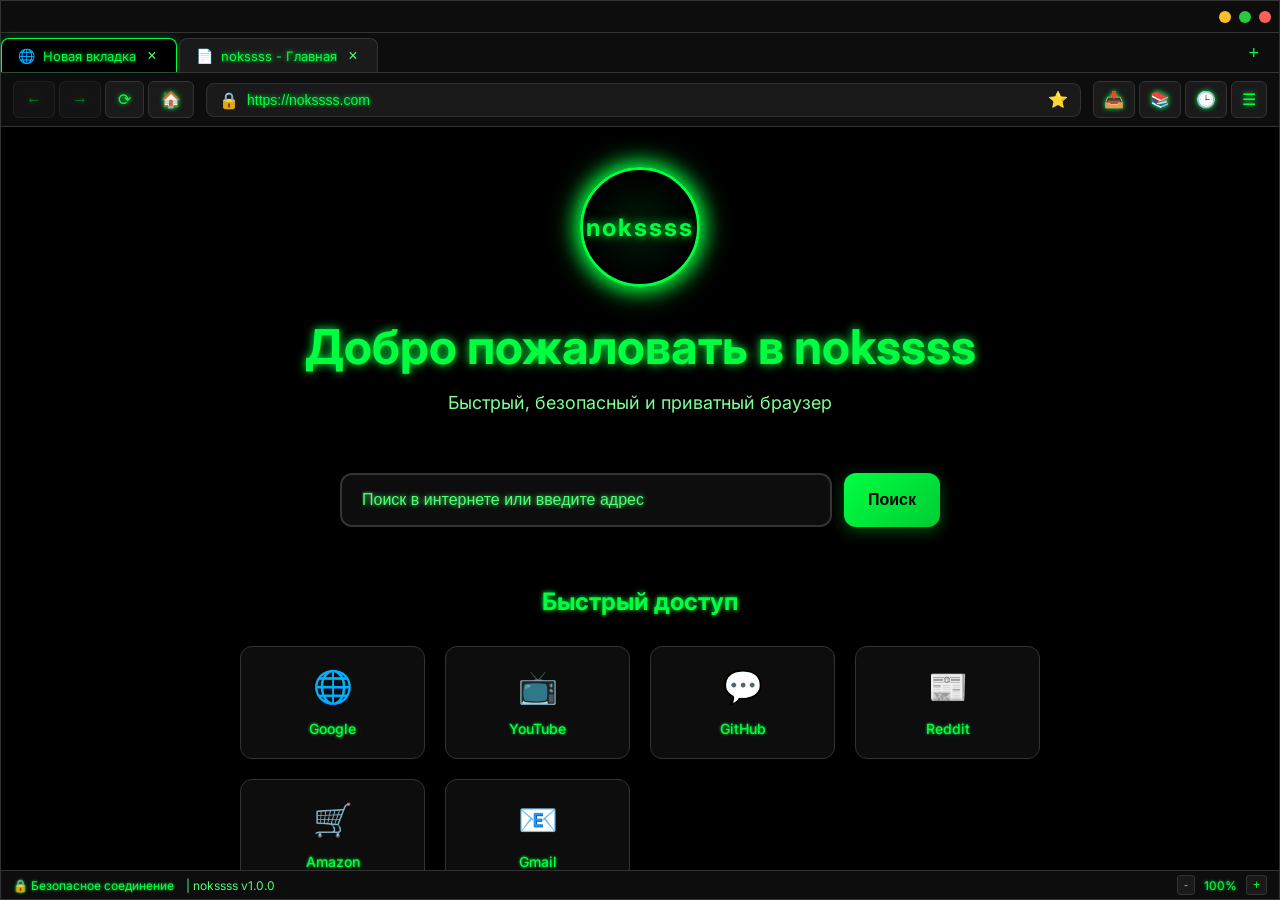
<file: index.html>
<!DOCTYPE html>
<html lang="ru">
<head>
    <meta charset="UTF-8">
    <meta name="viewport" content="width=device-width, initial-scale=1.0">
    <title>nokssss Browser</title>
    <link rel="icon" type="image/svg+xml" href="favicon.svg">
    <link rel="stylesheet" href="styles.css">
    <link rel="preconnect" href="https://fonts.googleapis.com">
    <link rel="preconnect" href="https://fonts.gstatic.com" crossorigin>
    <link href="https://fonts.googleapis.com/css2?family=Inter:wght@300;400;500;600;700&display=swap" rel="stylesheet">
</head>
<body>
    <div class="browser-window">
        <!-- Заголовочная панель -->
        <div class="title-bar">
            <div class="window-controls">
                <button class="control-btn minimize"></button>
                <button class="control-btn maximize"></button>
                <button class="control-btn close"></button>
            </div>
        </div>

        <!-- Панель вкладок -->
        <div class="tab-bar">
            <div class="tabs-container">
                <div class="tab active">
                    <span class="tab-icon">🌐</span>
                    <span class="tab-title">Новая вкладка</span>
                    <button class="tab-close">×</button>
                </div>
                <div class="tab">
                    <span class="tab-icon">📄</span>
                    <span class="tab-title">nokssss - Главная</span>
                    <button class="tab-close">×</button>
                </div>
            </div>
            <button class="new-tab-btn">+</button>
        </div>

        <!-- Панель навигации -->
        <div class="navigation-bar">
            <div class="nav-buttons">
                <button class="nav-btn back" title="Назад">←</button>
                <button class="nav-btn forward" title="Вперед">→</button>
                <button class="nav-btn refresh" title="Обновить">⟳</button>
                <button class="nav-btn home" title="Домой">🏠</button>
            </div>
            
            <div class="address-bar-container">
                <div class="security-indicator">🔒</div>
                <input type="text" class="address-bar" placeholder="Поиск или адрес" value="https://nokssss.com">
                <button class="bookmark-btn">⭐</button>
            </div>

            <div class="browser-controls">
                <button class="control-btn downloads" title="Загрузки">📥</button>
                <button class="control-btn bookmarks" title="Закладки">📚</button>
                <button class="control-btn history" title="История">🕒</button>
                <button class="control-btn menu" title="Меню">☰</button>
            </div>
        </div>

        <!-- Основная область контента -->
        <div class="content-area">
            <div class="start-page">
                <div class="logo-container">
                    <div class="browser-logo">
                        <div class="logo-circle">
                            <span class="logo-text">nokssss</span>
                        </div>
                    </div>
                    <h1 class="welcome-title">Добро пожаловать в nokssss</h1>
                    <p class="welcome-subtitle">Быстрый, безопасный и приватный браузер</p>
                </div>

                <div class="search-container">
                    <input type="text" class="main-search" placeholder="Поиск в интернете или введите адрес">
                    <button class="search-btn">Поиск</button>
                </div>

                <div class="quick-access">
                    <h3>Быстрый доступ</h3>
                    <div class="shortcuts-grid">
                        <div class="shortcut-card">
                            <div class="shortcut-icon">🌐</div>
                            <span>Google</span>
                        </div>
                        <div class="shortcut-card">
                            <div class="shortcut-icon">📺</div>
                            <span>YouTube</span>
                        </div>
                        <div class="shortcut-card">
                            <div class="shortcut-icon">💬</div>
                            <span>GitHub</span>
                        </div>
                        <div class="shortcut-card">
                            <div class="shortcut-icon">📰</div>
                            <span>Reddit</span>
                        </div>
                        <div class="shortcut-card">
                            <div class="shortcut-icon">🛒</div>
                            <span>Amazon</span>
                        </div>
                        <div class="shortcut-card">
                            <div class="shortcut-icon">📧</div>
                            <span>Gmail</span>
                        </div>
                    </div>
                </div>

                <div class="features-section">
                    <div class="feature-card">
                        <h4>🔒 Приватность</h4>
                        <p>Защита ваших данных и приватности в интернете</p>
                    </div>
                    <div class="feature-card">
                        <h4>⚡ Скорость</h4>
                        <p>Быстрая загрузка страниц и отзывчивый интерфейс</p>
                    </div>
                    <div class="feature-card">
                        <h4>🛡️ Безопасность</h4>
                        <p>Продвинутая защита от вредоносного ПО</p>
                    </div>
                </div>
            </div>
        </div>

        <!-- Статус бар -->
        <div class="status-bar">
            <div class="status-info">
                <span class="connection-status">🔒 Безопасное соединение</span>
                <span class="page-info">| nokssss v1.0.0</span>
            </div>
            <div class="zoom-controls">
                <button class="zoom-btn">-</button>
                <span class="zoom-level">100%</span>
                <button class="zoom-btn">+</button>
            </div>
        </div>
    </div>

    <script src="script.js"></script>
</body>
</html>
</file>
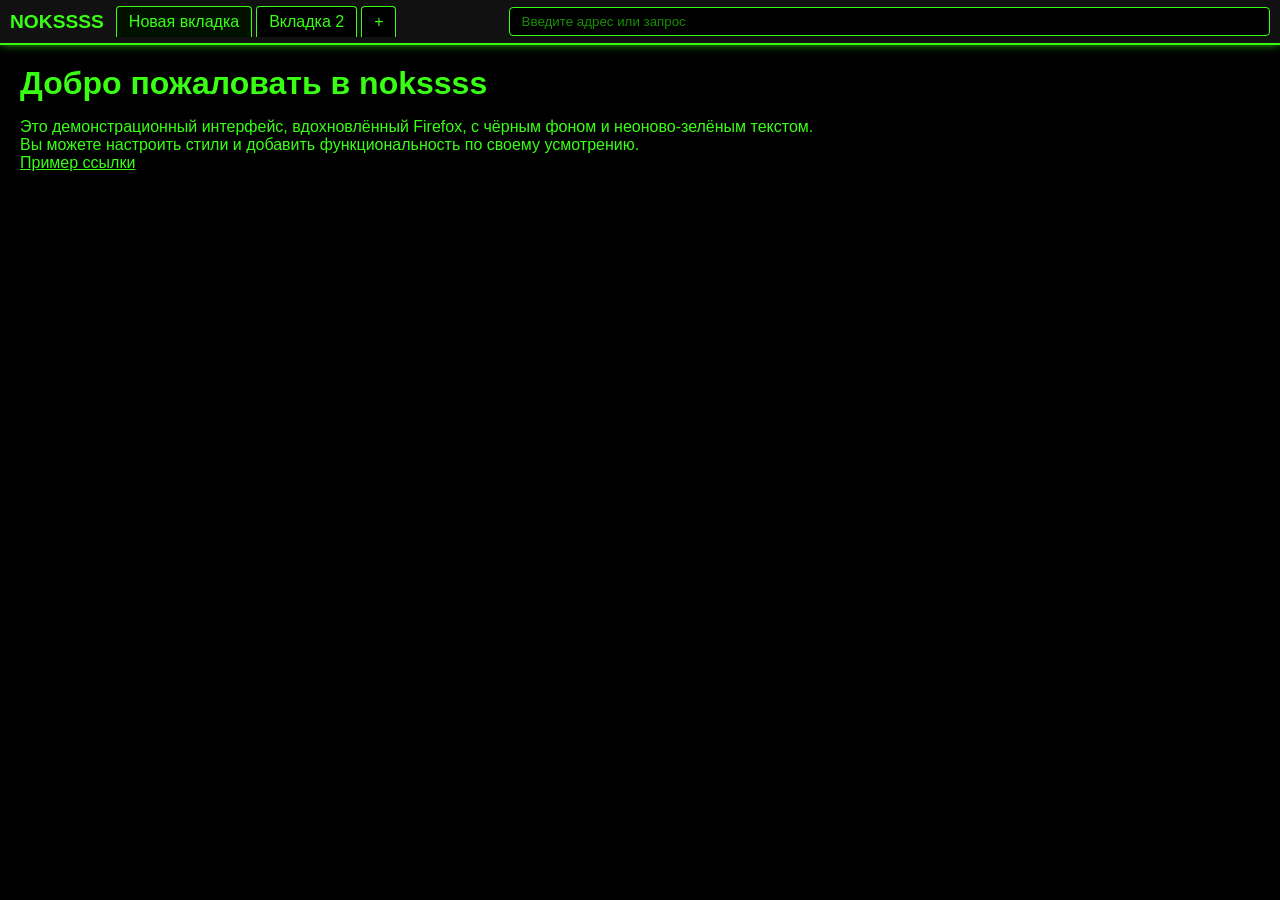
<file: nokssss.html>
<!DOCTYPE html>
<html lang="ru">
<head>
    <meta charset="UTF-8">
    <meta name="viewport" content="width=device-width, initial-scale=1.0">
    <title>nokssss</title>
    <style>
        /* Reset */
        * { margin: 0; padding: 0; box-sizing: border-box; }

        /* Base */
        body {
            font-family: "Segoe UI", Tahoma, Geneva, Verdana, sans-serif;
            background: #000; /* Black background */
            color: #39ff14;  /* Neon green text */
            display: flex;
            flex-direction: column;
            height: 100vh;
        }

        /* Top bar similar to Firefox */
        .top-bar {
            background: #111;
            padding: 6px 10px;
            display: flex;
            align-items: center;
            gap: 12px;
            box-shadow: 0 0 10px #39ff14;
        }

        .logo {
            font-weight: 700;
            font-size: 1.2rem;
            text-transform: uppercase;
            color: #39ff14;
            user-select: none;
        }

        /* Tabs container */
        .tabs {
            display: flex;
            flex: 1;
        }

        .tab {
            padding: 6px 12px;
            margin-right: 4px;
            background: #000;
            border: 1px solid #39ff14;
            border-bottom: none;
            border-radius: 4px 4px 0 0;
            cursor: pointer;
            transition: background 0.2s;
        }

        .tab.active, .tab:hover {
            background: #001100;
        }

        /* Address bar */
        .address-bar {
            flex: 2;
            position: relative;
        }

        .address-input {
            width: 100%;
            padding: 6px 12px;
            background: #000;
            border: 1px solid #39ff14;
            border-radius: 4px;
            outline: none;
            color: #39ff14;
        }

        .address-input::placeholder {
            color: #158f00;
        }

        /* Content area */
        .content {
            flex: 1;
            border-top: 2px solid #39ff14;
            padding: 20px;
            overflow-y: auto;
        }

        h1 {
            margin-bottom: 1rem;
        }

        a {
            color: #39ff14;
        }
    </style>
</head>
<body>
    <div class="top-bar">
        <div class="logo">nokssss</div>
        <div class="tabs">
            <div class="tab active">Новая вкладка</div>
            <div class="tab">Вкладка 2</div>
            <div class="tab">+</div>
        </div>
        <div class="address-bar">
            <input class="address-input" type="text" placeholder="Введите адрес или запрос" />
        </div>
    </div>

    <div class="content">
        <h1>Добро пожаловать в nokssss</h1>
        <p>Это демонстрационный интерфейс, вдохновлённый Firefox, с чёрным фоном и неоново-зелёным текстом.</p>
        <p>Вы можете настроить стили и добавить функциональность по своему усмотрению.</p>
        <p><a href="#">Пример ссылки</a></p>
    </div>
</body>
</html>
</file>
<file: styles.css>
/* Общие стили */
* {
    margin: 0;
    padding: 0;
    box-sizing: border-box;
}

:root {
    --bg-primary: #000000;
    --bg-secondary: #0d0d0d;
    --bg-tertiary: #1a1a1a;
    --bg-hover: #262626;
    --neon-green: #00ff41;
    --neon-green-dark: #00cc33;
    --neon-green-light: #4dff73;
    --text-primary: #00ff41;
    --text-secondary: #80ff94;
    --text-muted: #4dff73;
    --border-color: #333333;
    --shadow-neon: 0 0 10px #00ff41;
    --shadow-neon-strong: 0 0 20px #00ff41, 0 0 30px #00ff41;
}

body {
    font-family: 'Inter', -apple-system, BlinkMacSystemFont, 'Segoe UI', Roboto, sans-serif;
    background: var(--bg-primary);
    color: var(--text-primary);
    overflow: hidden;
    user-select: none;
}

/* Окно браузера */
.browser-window {
    display: flex;
    flex-direction: column;
    height: 100vh;
    background: var(--bg-primary);
    border: 1px solid var(--border-color);
    box-shadow: var(--shadow-neon);
}

/* Заголовочная панель */
.title-bar {
    height: 32px;
    background: var(--bg-secondary);
    display: flex;
    justify-content: flex-end;
    align-items: center;
    padding: 0 8px;
    border-bottom: 1px solid var(--border-color);
}

.window-controls {
    display: flex;
    gap: 8px;
}

.control-btn {
    width: 12px;
    height: 12px;
    border-radius: 50%;
    border: none;
    cursor: pointer;
    transition: all 0.2s ease;
}

.control-btn.minimize {
    background: #ffbd2e;
}

.control-btn.maximize {
    background: #28ca42;
}

.control-btn.close {
    background: #ff5f56;
}

.control-btn:hover {
    box-shadow: 0 0 8px currentColor;
    transform: scale(1.1);
}

/* Панель вкладок */
.tab-bar {
    display: flex;
    background: var(--bg-secondary);
    border-bottom: 1px solid var(--border-color);
    height: 40px;
    align-items: end;
}

.tabs-container {
    display: flex;
    flex: 1;
}

.tab {
    display: flex;
    align-items: center;
    padding: 8px 16px;
    background: var(--bg-tertiary);
    border: 1px solid var(--border-color);
    border-bottom: none;
    border-radius: 8px 8px 0 0;
    margin-right: 2px;
    cursor: pointer;
    transition: all 0.2s ease;
    max-width: 200px;
    min-width: 150px;
}

.tab.active {
    background: var(--bg-primary);
    border-color: var(--neon-green);
    box-shadow: 0 0 10px rgba(0, 255, 65, 0.3);
}

.tab:hover:not(.active) {
    background: var(--bg-hover);
    box-shadow: 0 0 5px rgba(0, 255, 65, 0.2);
}

.tab-icon {
    margin-right: 8px;
    font-size: 14px;
}

.tab-title {
    flex: 1;
    font-size: 13px;
    color: var(--text-primary);
    white-space: nowrap;
    overflow: hidden;
    text-overflow: ellipsis;
    text-shadow: 0 0 5px currentColor;
}

.tab-close {
    background: none;
    border: none;
    color: var(--text-muted);
    cursor: pointer;
    font-size: 16px;
    margin-left: 8px;
    width: 16px;
    height: 16px;
    border-radius: 50%;
    display: flex;
    align-items: center;
    justify-content: center;
    transition: all 0.2s ease;
}

.tab-close:hover {
    background: var(--neon-green);
    color: var(--bg-primary);
    box-shadow: var(--shadow-neon);
}

.new-tab-btn {
    background: none;
    border: none;
    color: var(--text-primary);
    cursor: pointer;
    font-size: 18px;
    padding: 8px 12px;
    transition: all 0.2s ease;
    border-radius: 4px;
    margin: 0 8px;
}

.new-tab-btn:hover {
    background: var(--bg-hover);
    box-shadow: var(--shadow-neon);
    text-shadow: var(--shadow-neon);
}

/* Панель навигации */
.navigation-bar {
    display: flex;
    align-items: center;
    padding: 8px 12px;
    background: var(--bg-secondary);
    border-bottom: 1px solid var(--border-color);
    gap: 12px;
}

.nav-buttons {
    display: flex;
    gap: 4px;
}

.nav-btn {
    background: var(--bg-tertiary);
    border: 1px solid var(--border-color);
    color: var(--text-primary);
    cursor: pointer;
    font-size: 16px;
    padding: 8px 12px;
    border-radius: 6px;
    transition: all 0.2s ease;
    text-shadow: 0 0 5px currentColor;
}

.nav-btn:hover {
    background: var(--bg-hover);
    border-color: var(--neon-green);
    box-shadow: var(--shadow-neon);
}

.nav-btn:disabled {
    opacity: 0.5;
    cursor: not-allowed;
}

.address-bar-container {
    flex: 1;
    display: flex;
    align-items: center;
    background: var(--bg-tertiary);
    border: 1px solid var(--border-color);
    border-radius: 8px;
    padding: 0 12px;
    transition: all 0.2s ease;
}

.address-bar-container:focus-within {
    border-color: var(--neon-green);
    box-shadow: var(--shadow-neon);
}

.security-indicator {
    margin-right: 8px;
    color: var(--neon-green);
}

.address-bar {
    flex: 1;
    background: none;
    border: none;
    color: var(--text-primary);
    font-size: 14px;
    padding: 8px 0;
    outline: none;
    text-shadow: 0 0 5px currentColor;
}

.address-bar::placeholder {
    color: var(--text-muted);
}

.bookmark-btn {
    background: none;
    border: none;
    color: var(--text-muted);
    cursor: pointer;
    font-size: 16px;
    margin-left: 8px;
    transition: all 0.2s ease;
}

.bookmark-btn:hover {
    color: var(--neon-green);
    text-shadow: var(--shadow-neon);
}

.browser-controls {
    display: flex;
    gap: 4px;
}

.browser-controls .control-btn {
    background: var(--bg-tertiary);
    border: 1px solid var(--border-color);
    color: var(--text-primary);
    cursor: pointer;
    font-size: 16px;
    padding: 8px 10px;
    border-radius: 6px;
    transition: all 0.2s ease;
    width: auto;
    height: auto;
    text-shadow: 0 0 5px currentColor;
}

.browser-controls .control-btn:hover {
    background: var(--bg-hover);
    border-color: var(--neon-green);
    box-shadow: var(--shadow-neon);
}

/* Основная область контента */
.content-area {
    flex: 1;
    background: var(--bg-primary);
    overflow-y: auto;
    padding: 40px 20px;
}

.start-page {
    max-width: 1200px;
    margin: 0 auto;
    text-align: center;
}

/* Логотип и приветствие */
.logo-container {
    margin-bottom: 60px;
}

.browser-logo {
    margin-bottom: 30px;
}

.logo-circle {
    width: 120px;
    height: 120px;
    border: 3px solid var(--neon-green);
    border-radius: 50%;
    display: flex;
    align-items: center;
    justify-content: center;
    margin: 0 auto;
    background: radial-gradient(circle, rgba(0, 255, 65, 0.1) 0%, transparent 70%);
    box-shadow: var(--shadow-neon-strong);
    animation: glow 2s ease-in-out infinite alternate;
}

@keyframes glow {
    from {
        box-shadow: 0 0 20px #00ff41, 0 0 30px #00ff41, 0 0 40px #00ff41;
    }
    to {
        box-shadow: 0 0 30px #00ff41, 0 0 40px #00ff41, 0 0 50px #00ff41;
    }
}

.logo-text {
    font-size: 24px;
    font-weight: 700;
    color: var(--neon-green);
    text-shadow: 0 0 10px currentColor;
    letter-spacing: 2px;
}

.welcome-title {
    font-size: 48px;
    font-weight: 700;
    color: var(--text-primary);
    margin-bottom: 16px;
    text-shadow: var(--shadow-neon);
}

.welcome-subtitle {
    font-size: 18px;
    color: var(--text-secondary);
    margin-bottom: 40px;
}

/* Поисковая строка */
.search-container {
    display: flex;
    max-width: 600px;
    margin: 0 auto 60px;
    gap: 12px;
}

.main-search {
    flex: 1;
    background: var(--bg-secondary);
    border: 2px solid var(--border-color);
    border-radius: 12px;
    padding: 16px 20px;
    font-size: 16px;
    color: var(--text-primary);
    outline: none;
    transition: all 0.3s ease;
    text-shadow: 0 0 5px currentColor;
}

.main-search:focus {
    border-color: var(--neon-green);
    box-shadow: var(--shadow-neon-strong);
}

.main-search::placeholder {
    color: var(--text-muted);
}

.search-btn {
    background: linear-gradient(135deg, var(--neon-green), var(--neon-green-dark));
    border: none;
    border-radius: 12px;
    padding: 16px 24px;
    font-size: 16px;
    font-weight: 600;
    color: var(--bg-primary);
    cursor: pointer;
    transition: all 0.3s ease;
    box-shadow: 0 4px 15px rgba(0, 255, 65, 0.3);
}

.search-btn:hover {
    transform: translateY(-2px);
    box-shadow: 0 6px 20px rgba(0, 255, 65, 0.4);
}

/* Быстрый доступ */
.quick-access {
    margin-bottom: 60px;
}

.quick-access h3 {
    font-size: 24px;
    color: var(--text-primary);
    margin-bottom: 30px;
    text-shadow: 0 0 5px currentColor;
}

.shortcuts-grid {
    display: grid;
    grid-template-columns: repeat(auto-fit, minmax(150px, 1fr));
    gap: 20px;
    max-width: 800px;
    margin: 0 auto;
}

.shortcut-card {
    background: var(--bg-secondary);
    border: 1px solid var(--border-color);
    border-radius: 12px;
    padding: 20px;
    cursor: pointer;
    transition: all 0.3s ease;
    text-align: center;
}

.shortcut-card:hover {
    background: var(--bg-tertiary);
    border-color: var(--neon-green);
    box-shadow: var(--shadow-neon);
    transform: translateY(-5px);
}

.shortcut-icon {
    font-size: 32px;
    margin-bottom: 12px;
}

.shortcut-card span {
    font-size: 14px;
    color: var(--text-primary);
    font-weight: 500;
    text-shadow: 0 0 3px currentColor;
}

/* Секция возможностей */
.features-section {
    display: grid;
    grid-template-columns: repeat(auto-fit, minmax(300px, 1fr));
    gap: 30px;
    max-width: 1000px;
    margin: 0 auto;
}

.feature-card {
    background: var(--bg-secondary);
    border: 1px solid var(--border-color);
    border-radius: 16px;
    padding: 30px;
    text-align: left;
    transition: all 0.3s ease;
}

.feature-card:hover {
    background: var(--bg-tertiary);
    border-color: var(--neon-green);
    box-shadow: var(--shadow-neon);
    transform: translateY(-5px);
}

.feature-card h4 {
    font-size: 20px;
    color: var(--text-primary);
    margin-bottom: 12px;
    text-shadow: 0 0 5px currentColor;
}

.feature-card p {
    font-size: 14px;
    color: var(--text-secondary);
    line-height: 1.6;
}

/* Статус бар */
.status-bar {
    display: flex;
    justify-content: space-between;
    align-items: center;
    padding: 4px 12px;
    background: var(--bg-secondary);
    border-top: 1px solid var(--border-color);
    font-size: 12px;
    color: var(--text-muted);
}

.status-info {
    display: flex;
    gap: 12px;
}

.connection-status {
    color: var(--neon-green);
    text-shadow: 0 0 3px currentColor;
}

.zoom-controls {
    display: flex;
    align-items: center;
    gap: 8px;
}

.zoom-btn {
    background: var(--bg-tertiary);
    border: 1px solid var(--border-color);
    color: var(--text-primary);
    cursor: pointer;
    font-size: 12px;
    padding: 2px 6px;
    border-radius: 3px;
    transition: all 0.2s ease;
}

.zoom-btn:hover {
    background: var(--bg-hover);
    border-color: var(--neon-green);
    box-shadow: 0 0 5px rgba(0, 255, 65, 0.3);
}

.zoom-level {
    color: var(--text-primary);
    min-width: 35px;
    text-align: center;
    text-shadow: 0 0 3px currentColor;
}

/* Скроллбар */
::-webkit-scrollbar {
    width: 8px;
}

::-webkit-scrollbar-track {
    background: var(--bg-secondary);
}

::-webkit-scrollbar-thumb {
    background: var(--neon-green);
    border-radius: 4px;
    box-shadow: 0 0 5px currentColor;
}

::-webkit-scrollbar-thumb:hover {
    background: var(--neon-green-light);
}

/* Анимации */
@keyframes fadeIn {
    from {
        opacity: 0;
        transform: translateY(20px);
    }
    to {
        opacity: 1;
        transform: translateY(0);
    }
}

.start-page > * {
    animation: fadeIn 0.6s ease-out;
}

.start-page > *:nth-child(2) {
    animation-delay: 0.1s;
}

.start-page > *:nth-child(3) {
    animation-delay: 0.2s;
}

.start-page > *:nth-child(4) {
    animation-delay: 0.3s;
}

/* Адаптивность */
@media (max-width: 768px) {
    .navigation-bar {
        flex-wrap: wrap;
        gap: 8px;
    }
    
    .nav-buttons {
        order: 1;
        width: 100%;
    }
    
    .address-bar-container {
        order: 2;
        width: 100%;
    }
    
    .browser-controls {
        order: 3;
        width: 100%;
        justify-content: center;
    }
    
    .welcome-title {
        font-size: 32px;
    }
    
    .shortcuts-grid {
        grid-template-columns: repeat(3, 1fr);
        gap: 15px;
    }
    
    .features-section {
        grid-template-columns: 1fr;
        gap: 20px;
    }
    
    .search-container {
        flex-direction: column;
    }
}
</file>
